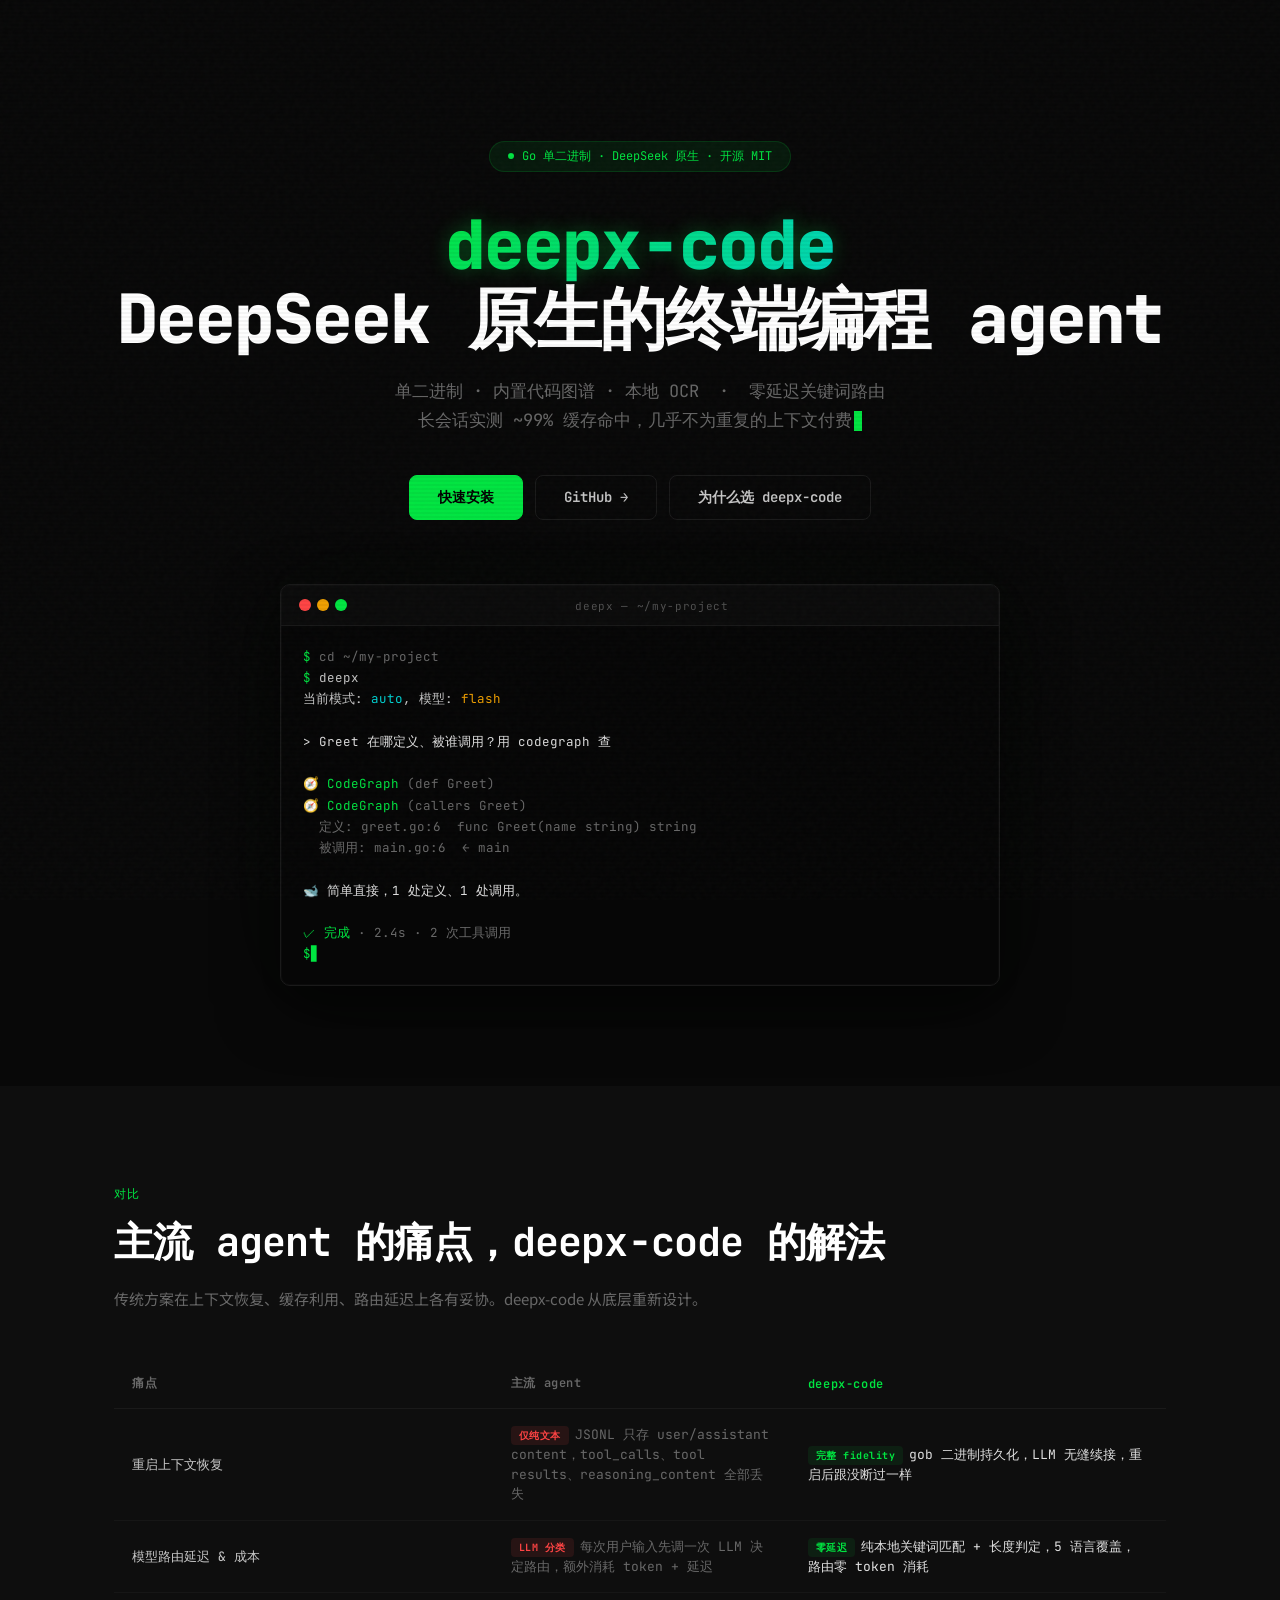
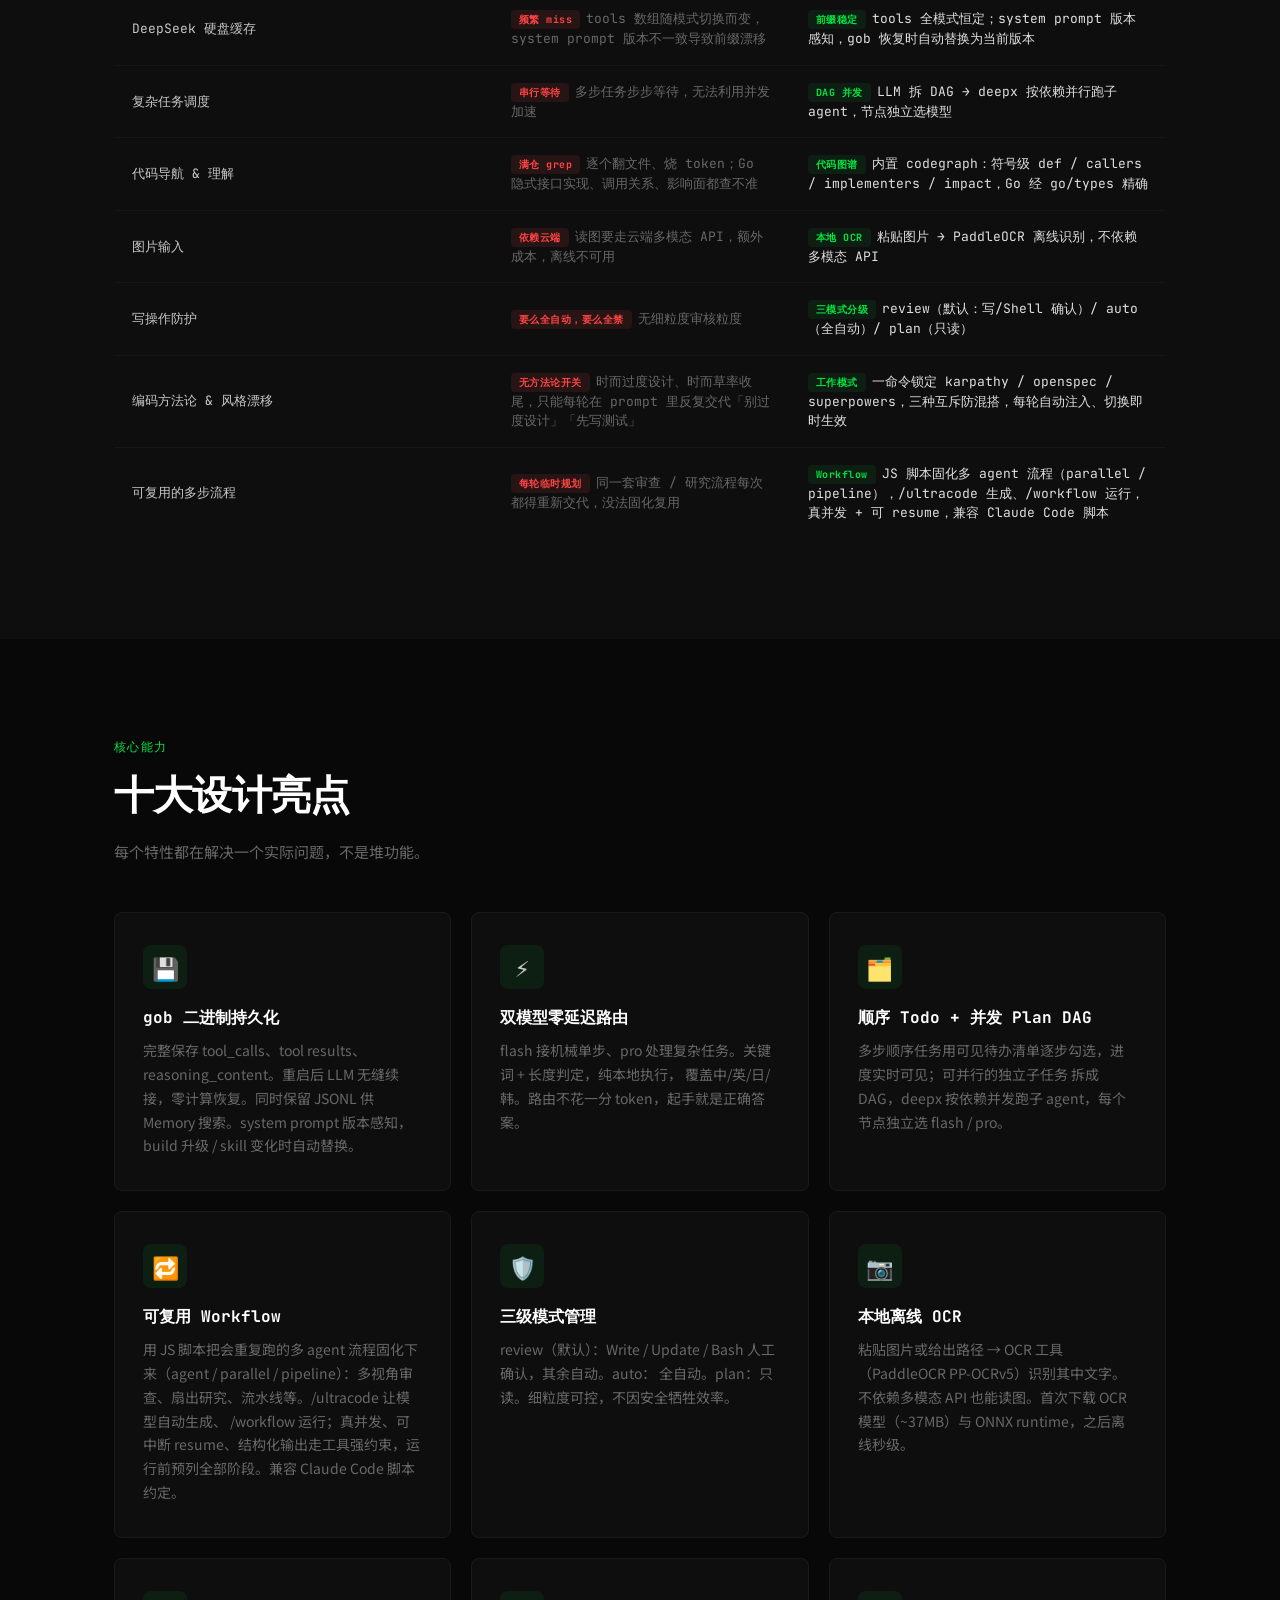
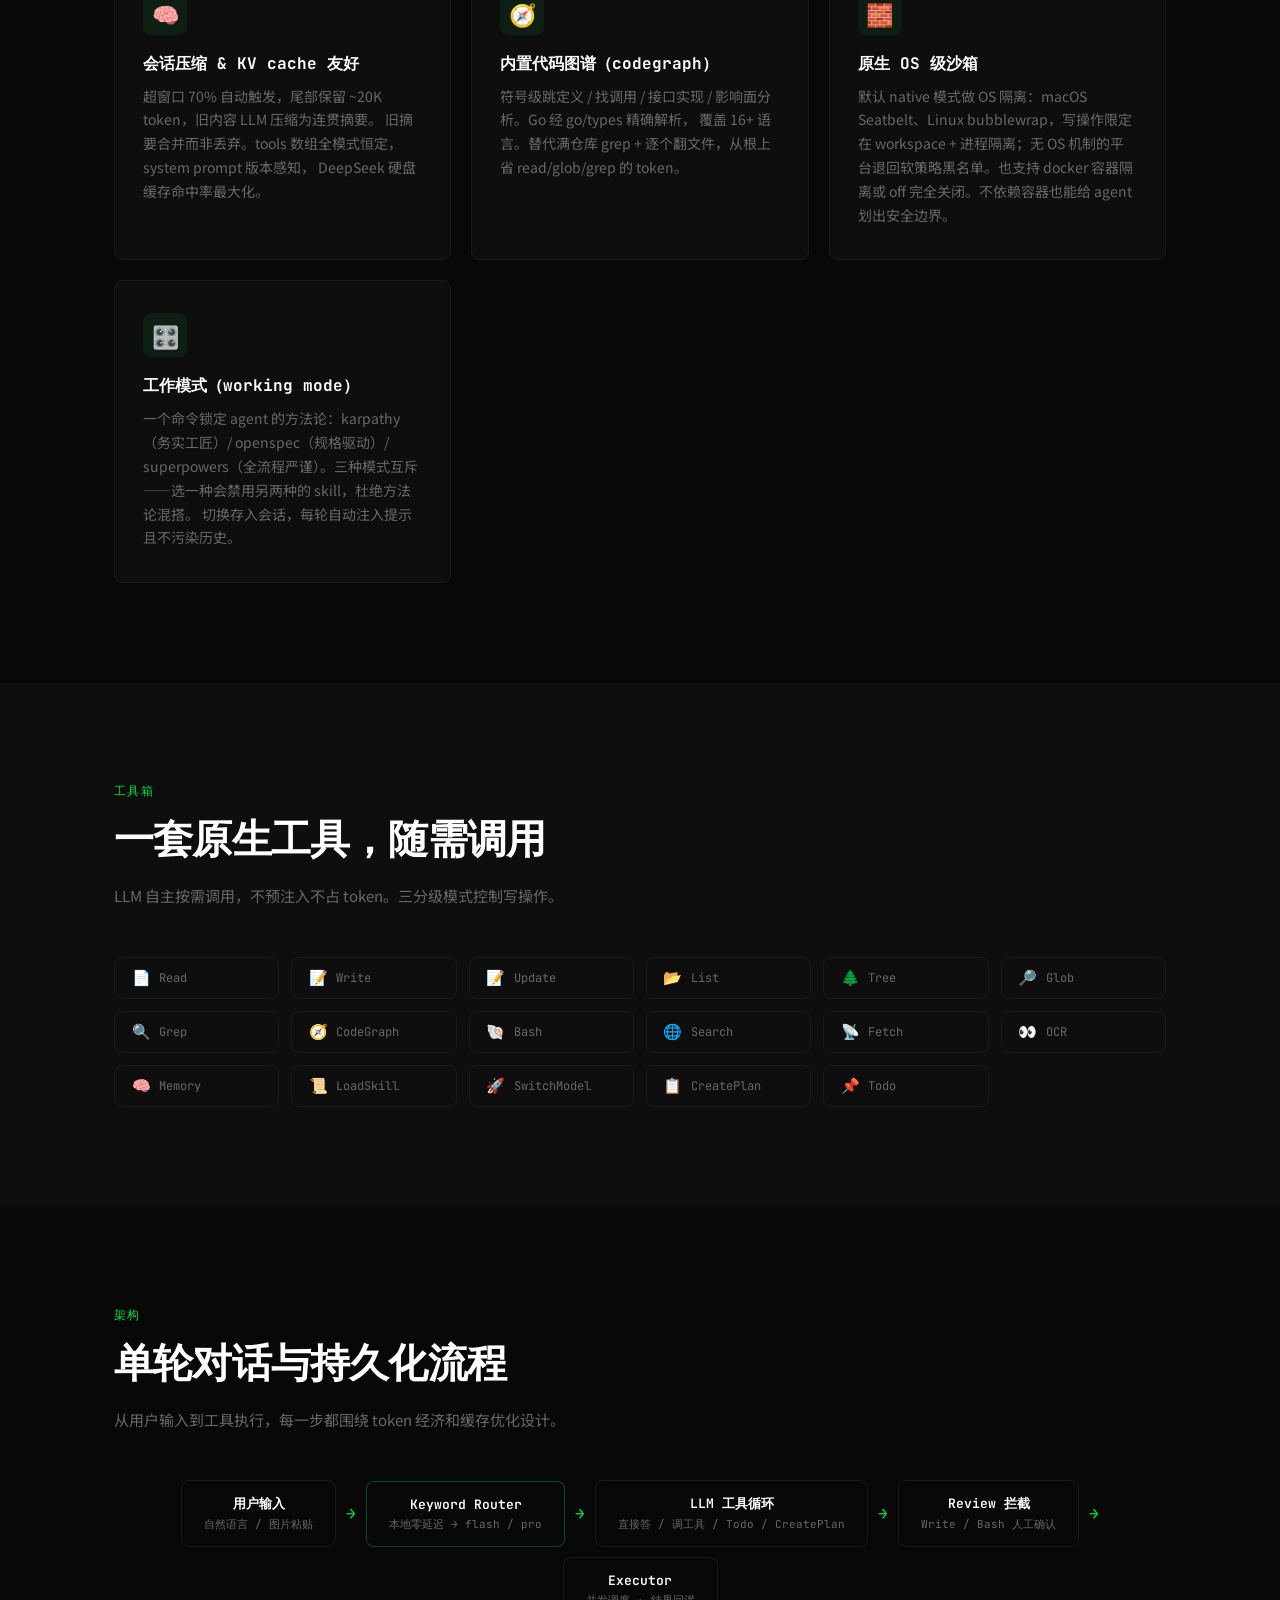
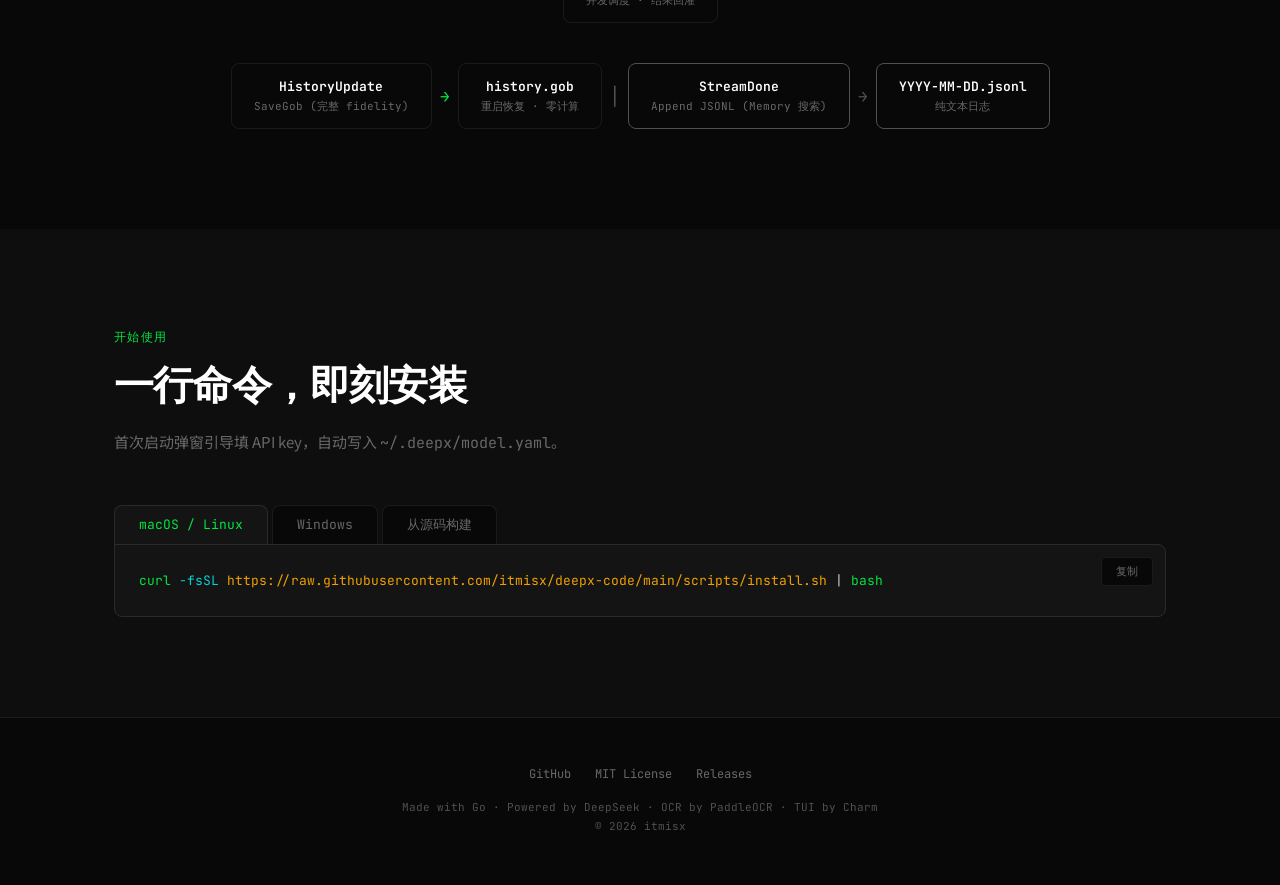
<file: index.html>
<!doctype html>
<html lang="zh-CN">
  <head>
    <meta charset="UTF-8" />
    <meta name="viewport" content="width=device-width, initial-scale=1.0" />
    <title>deepx-code — DeepSeek 原生的终端编程 agent</title>
    <meta
      name="description"
      content="deepx-code 是 Go 写的 DeepSeek 原生终端编码 agent：单二进制、长会话 ~99% 缓存命中省钱、内置代码图谱与本地离线 OCR。"
    />
    <link rel="preconnect" href="https://fonts.googleapis.com" />
    <link rel="preconnect" href="https://fonts.gstatic.com" crossorigin />
    <link
      href="https://fonts.googleapis.com/css2?family=JetBrains+Mono:ital,wght@0,400;0,500;0,600;0,700;0,800;1,400&family=Noto+Sans+SC:wght@400;500;600;700&display=swap"
      rel="stylesheet"
    />
    <style>
      /* ── Reset & Vars ── */
      *,
      *::before,
      *::after {
        box-sizing: border-box;
        margin: 0;
        padding: 0;
      }
      :root {
        --bg: #080808;
        --bg-card: #0e0e0e;
        --bg-elevated: #141414;
        --fg: #c8c8c8;
        --fg-dim: #686868;
        --fg-muted: #505050;
        --green: #00e541;
        --green-dim: #00b832;
        --green-subtle: rgba(0, 229, 65, 0.08);
        --amber: #f0a000;
        --red: #ff4444;
        --cyan: #00d4d4;
        --blue: #4080ff;
        --border: #1a1a1a;
        --border-hover: #2a2a2a;
        --font-mono: "JetBrains Mono", monospace;
        --font-sans: "Noto Sans SC", system-ui, sans-serif;
        --max-w: 1100px;
        --radius: 8px;
      }
      html {
        scroll-behavior: smooth;
        background: var(--bg);
        color: var(--fg);
        font-family: var(--font-sans);
        -webkit-font-smoothing: antialiased;
      }
      body {
        min-height: 100vh;
        overflow-x: hidden;
      }

      /* ── CRT Overlay ── */
      body::before {
        content: "";
        position: fixed;
        inset: 0;
        z-index: 9999;
        pointer-events: none;
        opacity: 0.025;
        background-image: url("data:image/svg+xml,%3Csvg viewBox='0 0 256 256' xmlns='http://www.w3.org/2000/svg'%3E%3Cfilter id='n'%3E%3CfeTurbulence type='fractalNoise' baseFrequency='.7' numOctaves='5' stitchTiles='stitch'/%3E%3C/filter%3E%3Crect width='100%25' height='100%25' filter='url(%23n)'/%3E%3C/svg%3E");
      }

      /* ── Scanlines ── */
      .scanlines {
        position: fixed;
        inset: 0;
        z-index: 9998;
        pointer-events: none;
        background: repeating-linear-gradient(
          0deg,
          transparent,
          transparent 2px,
          rgba(0, 0, 0, 0.04) 2px,
          rgba(0, 0, 0, 0.04) 4px
        );
      }

      /* ── Layout ── */
      .container {
        max-width: var(--max-w);
        margin: 0 auto;
        padding: 0 24px;
      }
      section {
        padding: 100px 0;
        position: relative;
      }
      .section-label {
        font-family: var(--font-mono);
        font-size: 12px;
        font-weight: 500;
        color: var(--green);
        letter-spacing: 0.12em;
        text-transform: uppercase;
        margin-bottom: 12px;
        display: block;
      }
      h2 {
        font-family: var(--font-mono);
        font-size: clamp(28px, 4vw, 40px);
        font-weight: 700;
        letter-spacing: -0.02em;
        margin-bottom: 16px;
        color: #fff;
      }
      .section-sub {
        color: var(--fg-dim);
        font-size: 15px;
        line-height: 1.7;
        max-width: 600px;
        margin-bottom: 48px;
      }
      .grid-bg {
        position: absolute;
        inset: 0;
        overflow: hidden;
        pointer-events: none;
        z-index: 0;
        opacity: 0.03;
        background-image:
          linear-gradient(rgba(255, 255, 255, 0.04) 1px, transparent 1px),
          linear-gradient(90deg, rgba(255, 255, 255, 0.04) 1px, transparent 1px);
        background-size: 60px 60px;
      }

      /* ── Typography ── */
      h1, h2, h3, .mono {
        font-family: var(--font-mono);
      }
      p {
        line-height: 1.75;
        color: var(--fg-dim);
        font-size: 15px;
      }

      /* ── Buttons ── */
      .btn {
        display: inline-flex;
        align-items: center;
        gap: 8px;
        padding: 12px 28px;
        border-radius: var(--radius);
        font-family: var(--font-mono);
        font-size: 14px;
        font-weight: 600;
        text-decoration: none;
        cursor: pointer;
        transition: all 0.2s;
        border: 1px solid transparent;
      }
      .btn-primary {
        background: var(--green);
        color: #000;
        border-color: var(--green);
      }
      .btn-primary:hover {
        background: var(--green-dim);
        border-color: var(--green-dim);
      }
      .btn-ghost {
        background: transparent;
        color: var(--fg);
        border-color: var(--border);
      }
      .btn-ghost:hover {
        background: var(--bg-elevated);
        border-color: var(--border-hover);
      }

      /* ── Hero ── */
      .hero {
        padding: 140px 0 100px;
        text-align: center;
        position: relative;
        overflow: hidden;
        min-height: 100vh;
        display: flex;
        align-items: center;
      }
      .hero .grid-bg {
        opacity: 0.05;
        background-size: 80px 80px;
      }
      .hero-badge {
        display: inline-flex;
        align-items: center;
        gap: 8px;
        background: var(--green-subtle);
        border: 1px solid rgba(0, 229, 65, 0.15);
        border-radius: 100px;
        padding: 6px 18px;
        font-family: var(--font-mono);
        font-size: 12px;
        color: var(--green);
        margin-bottom: 36px;
      }
      .hero-badge .dot {
        width: 6px;
        height: 6px;
        background: var(--green);
        border-radius: 50%;
        animation: pulse-dot 2s infinite;
      }
      @keyframes pulse-dot {
        0%, 100% { opacity: 1; }
        50% { opacity: 0.3; }
      }
      .hero h1 {
        font-size: clamp(36px, 6.5vw, 68px);
        font-weight: 800;
        letter-spacing: -0.03em;
        color: #fff;
        line-height: 1.1;
        margin-bottom: 20px;
      }
      .hero h1 .accent {
        background: linear-gradient(135deg, var(--green), var(--cyan));
        -webkit-background-clip: text;
        -webkit-text-fill-color: transparent;
        background-clip: text;
      }
      .hero .tagline {
        font-family: var(--font-mono);
        font-size: clamp(14px, 1.8vw, 17px);
        color: var(--fg-dim);
        max-width: 640px;
        margin: 0 auto 40px;
        line-height: 1.7;
      }
      .hero .tagline .cursor {
        display: inline-block;
        width: 8px;
        height: 1.2em;
        background: var(--green);
        vertical-align: text-bottom;
        margin-left: 2px;
        animation: blink 1s step-end infinite;
      }
      @keyframes blink {
        0%, 100% { opacity: 1; }
        50% { opacity: 0; }
      }
      .hero-actions {
        display: flex;
        gap: 12px;
        justify-content: center;
        flex-wrap: wrap;
        margin-bottom: 64px;
      }

      /* ── Terminal ── */
      .term-wrap {
        max-width: 720px;
        margin: 0 auto;
        position: relative;
        z-index: 1;
      }
      .term {
        background: #060606;
        border: 1px solid var(--border);
        border-radius: 10px;
        overflow: hidden;
        text-align: left;
        box-shadow:
          0 20px 60px rgba(0, 0, 0, 0.6),
          0 0 0 1px rgba(255, 255, 255, 0.02) inset,
          0 0 100px rgba(0, 229, 65, 0.02);
      }
      .term-bar {
        display: flex;
        align-items: center;
        gap: 6px;
        padding: 14px 18px;
        background: rgba(255, 255, 255, 0.02);
        border-bottom: 1px solid var(--border);
      }
      .term-bar span {
        width: 12px;
        height: 12px;
        border-radius: 50%;
      }
      .term-bar .t-red { background: var(--red); }
      .term-bar .t-amber { background: var(--amber); }
      .term-bar .t-green { background: var(--green); }
      .term-bar .t-title {
        flex: 1;
        text-align: center;
        font-family: var(--font-mono);
        font-size: 11px;
        color: var(--fg-muted);
        letter-spacing: 0.06em;
        margin-right: 30px;
      }
      .term-body {
        padding: 20px 22px;
        font-family: var(--font-mono);
        font-size: 12.5px;
        line-height: 1.7;
        overflow-x: auto;
      }
      .term-body .l {
        white-space: pre;
        min-height: 1em;
      }
      .term-body .l .prompt { color: var(--green); }
      .term-body .l .dim { color: var(--fg-dim); }
      .term-body .l .muted { color: var(--fg-muted); }
      .term-body .l .cyan { color: var(--cyan); }
      .term-body .l .amber { color: var(--amber); }
      .term-body .l .red { color: var(--red); }
      .term-body .l .green { color: var(--green); }
      .term-body .l .white { color: #e0e0e0; }
      .cursor-line::after {
        content: "▊";
        display: inline-block;
        animation: blink 1s step-end infinite;
        color: var(--green);
      }

      /* ── Pain Points (对比) ── */
      .pain-section {
        background: var(--bg-card);
      }
      .pain-table {
        width: 100%;
        border-collapse: separate;
        border-spacing: 0;
        font-family: var(--font-mono);
        font-size: 13px;
        position: relative;
        z-index: 1;
      }
      .pain-table th {
        text-align: left;
        padding: 16px 18px;
        font-weight: 600;
        color: #fff;
        border-bottom: 1px solid var(--border);
        font-size: 12px;
        letter-spacing: 0.05em;
      }
      .pain-table th:first-child {
        width: 36%;
        color: var(--fg-dim);
      }
      .pain-table th:nth-child(2) {
        color: var(--fg-dim);
      }
      .pain-table th:last-child {
        color: var(--green);
      }
      .pain-table td {
        padding: 16px 18px;
        border-bottom: 1px solid rgba(255, 255, 255, 0.03);
        line-height: 1.5;
      }
      .pain-table tr:last-child td {
        border-bottom: none;
      }
      .pain-table .vs-old {
        color: var(--fg-dim);
      }
      .pain-table .vs-new {
        color: #e0e0e0;
      }
      .pain-table .vs-badge {
        display: inline-block;
        font-size: 10px;
        font-weight: 700;
        padding: 2px 8px;
        border-radius: 4px;
        letter-spacing: 0.05em;
        margin-right: 6px;
      }
      .vs-badge-old {
        background: rgba(255, 68, 68, 0.1);
        color: var(--red);
      }
      .vs-badge-new {
        background: var(--green-subtle);
        color: var(--green);
      }

      /* ── Features Grid ── */
      .features-grid {
        display: grid;
        grid-template-columns: repeat(auto-fit, minmax(300px, 1fr));
        gap: 20px;
        position: relative;
        z-index: 1;
      }
      .feat-card {
        background: var(--bg-card);
        border: 1px solid var(--border);
        border-radius: var(--radius);
        padding: 32px 28px;
        transition: border-color 0.3s, transform 0.3s, box-shadow 0.3s;
        position: relative;
        overflow: hidden;
      }
      .feat-card:hover {
        border-color: var(--border-hover);
        transform: translateY(-3px);
        box-shadow: 0 8px 30px rgba(0, 0, 0, 0.3);
      }
      .feat-card::after {
        content: "";
        position: absolute;
        top: 0;
        left: 0;
        right: 0;
        height: 1px;
        background: linear-gradient(90deg, transparent, rgba(0, 229, 65, 0.3), transparent);
        opacity: 0;
        transition: opacity 0.3s;
      }
      .feat-card:hover::after {
        opacity: 1;
      }
      .feat-icon {
        width: 44px;
        height: 44px;
        display: flex;
        align-items: center;
        justify-content: center;
        background: var(--green-subtle);
        border-radius: var(--radius);
        font-size: 22px;
        margin-bottom: 18px;
      }
      .feat-card h3 {
        font-size: 16px;
        font-weight: 700;
        color: #fff;
        margin-bottom: 10px;
      }
      .feat-card p {
        font-size: 14px;
        line-height: 1.7;
        color: var(--fg-dim);
      }

      /* ── Tools Grid ── */
      .tools-grid {
        display: grid;
        grid-template-columns: repeat(auto-fill, minmax(160px, 1fr));
        gap: 12px;
        position: relative;
        z-index: 1;
      }
      .tool-chip {
        font-family: var(--font-mono);
        font-size: 12px;
        padding: 10px 16px;
        border: 1px solid var(--border);
        border-radius: var(--radius);
        background: var(--bg-card);
        color: var(--fg-dim);
        display: flex;
        align-items: center;
        gap: 8px;
        transition: border-color 0.2s, color 0.2s, background 0.2s;
      }
      .tool-chip:hover {
        border-color: var(--green);
        color: #e0e0e0;
        background: var(--green-subtle);
      }
      .tool-chip .chip-icon {
        font-size: 15px;
        width: 20px;
        text-align: center;
      }
      .tool-chip .chip-modes {
        margin-left: auto;
        font-size: 9px;
        color: var(--fg-muted);
        letter-spacing: 0.05em;
      }

      /* ── Architecture Flow ── */
      .arch-flow {
        display: flex;
        align-items: center;
        justify-content: center;
        flex-wrap: wrap;
        gap: 10px;
        position: relative;
        z-index: 1;
        font-family: var(--font-mono);
        font-size: 12px;
      }
      .arch-node {
        padding: 14px 22px;
        border: 1px solid var(--border);
        border-radius: var(--radius);
        background: var(--bg);
        text-align: center;
        white-space: nowrap;
        transition: border-color 0.3s;
      }
      .arch-node:hover {
        border-color: var(--green);
      }
      .arch-node .n-title {
        color: #fff;
        font-weight: 600;
        font-size: 13px;
        margin-bottom: 4px;
      }
      .arch-node .n-sub {
        color: var(--fg-dim);
        font-size: 11px;
      }
      .arch-arrow {
        color: var(--green);
        font-size: 16px;
        font-weight: 600;
      }

      /* ── Install ── */
      .install-tabs {
        display: flex;
        gap: 4px;
        margin-bottom: 0;
        flex-wrap: wrap;
        position: relative;
        z-index: 1;
      }
      .install-tab {
        padding: 10px 24px;
        font-family: var(--font-mono);
        font-size: 13px;
        cursor: pointer;
        border: 1px solid var(--border);
        border-bottom: none;
        border-radius: 8px 8px 0 0;
        background: var(--bg);
        color: var(--fg-dim);
        transition: all 0.2s;
      }
      .install-tab.active {
        background: var(--bg-elevated);
        color: var(--green);
        border-color: var(--border-hover) var(--border-hover) var(--bg-elevated);
      }
      .install-tab:hover:not(.active) {
        color: var(--fg);
      }
      .code-block {
        background: var(--bg-elevated);
        border: 1px solid var(--border-hover);
        border-radius: 0 8px 8px 8px;
        padding: 24px;
        font-family: var(--font-mono);
        font-size: 13px;
        line-height: 1.8;
        position: relative;
        overflow-x: auto;
        display: none;
        z-index: 1;
      }
      .code-block.active {
        display: block;
      }
      .code-block .c1 { color: var(--green); }
      .code-block .c2 { color: var(--cyan); }
      .code-block .c3 { color: var(--amber); }
      .code-block .comment { color: var(--fg-muted); }
      .copy-btn {
        position: absolute;
        top: 12px;
        right: 12px;
        padding: 6px 14px;
        font-family: var(--font-mono);
        font-size: 11px;
        background: var(--bg);
        border: 1px solid var(--border);
        color: var(--fg-dim);
        border-radius: 4px;
        cursor: pointer;
        transition: all 0.2s;
      }
      .copy-btn:hover {
        color: var(--green);
        border-color: var(--green);
      }

      /* ── Footer ── */
      footer {
        border-top: 1px solid var(--border);
        padding: 48px 0;
        text-align: center;
        font-family: var(--font-mono);
        font-size: 12px;
        color: var(--fg-muted);
      }
      footer a {
        color: var(--fg-dim);
        text-decoration: none;
        transition: color 0.2s;
      }
      footer a:hover {
        color: var(--green);
      }
      footer .footer-links {
        display: flex;
        gap: 24px;
        justify-content: center;
        flex-wrap: wrap;
        margin-bottom: 16px;
      }
      footer .footer-credit {
        font-size: 11px;
        color: var(--fg-muted);
      }

      /* ── Reveal ── */
      .reveal {
        opacity: 0;
        transform: translateY(30px);
        transition: opacity 0.6s ease, transform 0.6s ease;
      }
      .reveal.visible {
        opacity: 1;
        transform: translateY(0);
      }
      .reveal-d1 { transition-delay: 0.08s; }
      .reveal-d2 { transition-delay: 0.16s; }
      .reveal-d3 { transition-delay: 0.24s; }
      .reveal-d4 { transition-delay: 0.32s; }
      .reveal-d5 { transition-delay: 0.40s; }
      .reveal-d6 { transition-delay: 0.48s; }
      .reveal-d7 { transition-delay: 0.56s; }
      .reveal-d8 { transition-delay: 0.64s; }
      .reveal-d9 { transition-delay: 0.72s; }

      /* ── Responsive ── */
      @media (max-width: 768px) {
        section { padding: 60px 0; }
        .hero { padding: 100px 0 60px; min-height: auto; }
        .hero h1 { font-size: 32px; }
        .term-body { font-size: 11px; padding: 16px; }
        .arch-flow { flex-direction: column; gap: 6px; }
        .arch-arrow { transform: rotate(90deg); }
        .features-grid { grid-template-columns: 1fr; }
        .pain-table th, .pain-table td { padding: 12px 14px; font-size: 12px; }
        .pain-table th:first-child { width: auto; }
        .pain-table { font-size: 11px; }
        .tools-grid { grid-template-columns: repeat(auto-fill, minmax(140px, 1fr)); }
      }

      /* ── Section alt bg ── */
      .bg-alt { background: var(--bg-card); }

      /* ── Glow ── */
      .glow-green {
        text-shadow: 0 0 20px rgba(0, 229, 65, 0.3);
      }
    </style>
  </head>
  <body>
    <div class="scanlines"></div>

    <!-- ═══════════════════ HERO ═══════════════════ -->
    <section class="hero">
      <div class="grid-bg"></div>
      <div class="container">
        <div class="hero-badge reveal">
          <span class="dot"></span> Go 单二进制 · DeepSeek 原生 · 开源 MIT
        </div>
        <h1 class="reveal reveal-d1">
          <span class="accent glow-green">deepx-code</span><br />
          DeepSeek 原生的终端编程 agent
        </h1>
        <p class="tagline reveal reveal-d2">
          单二进制 · 内置代码图谱 · 本地 OCR&nbsp;&nbsp;·&nbsp;&nbsp;零延迟关键词路由<br />
          长会话实测 ~99% 缓存命中，几乎不为重复的上下文付费<span class="cursor"></span>
        </p>
        <div class="hero-actions reveal reveal-d3">
          <a href="#install" class="btn btn-primary">快速安装</a>
          <a href="https://github.com/itmisx/deepx-code" class="btn btn-ghost" target="_blank">GitHub →</a>
          <a href="#compare" class="btn btn-ghost">为什么选 deepx-code</a>
        </div>

        <!-- Terminal Mockup -->
        <div class="term-wrap reveal reveal-d4">
          <div class="term">
            <div class="term-bar">
              <span class="t-red"></span><span class="t-amber"></span><span class="t-green"></span>
              <span class="t-title">deepx — ~/my-project</span>
            </div>
            <div class="term-body">
              <div class="l"><span class="prompt">$</span> <span class="dim">cd ~/my-project</span></div>
              <div class="l"><span class="prompt">$</span> deepx</div>
              <div class="l">当前模式: <span class="cyan">auto</span>, 模型: <span class="amber">flash</span></div>
              <div class="l">&nbsp;</div>
              <div class="l"><span class="white">&gt; Greet 在哪定义、被谁调用？用 codegraph 查</span></div>
              <div class="l">&nbsp;</div>
              <div class="l"><span class="green">🧭 CodeGraph</span> <span class="dim">(def Greet)</span></div>
              <div class="l"><span class="green">🧭 CodeGraph</span> <span class="dim">(callers Greet)</span></div>
              <div class="l"><span class="dim">  定义: greet.go:6  func Greet(name string) string</span></div>
              <div class="l"><span class="dim">  被调用: main.go:6  ← main</span></div>
              <div class="l">&nbsp;</div>
              <div class="l"><span class="white">🐋 简单直接，1 处定义、1 处调用。</span></div>
              <div class="l">&nbsp;</div>
              <div class="l"><span class="green">✓ 完成</span> <span class="dim">· 2.4s · 2 次工具调用</span></div>
              <div class="l cursor-line"><span class="prompt">$</span></div>
            </div>
          </div>
        </div>
      </div>
    </section>

    <!-- ═══════════════════ PAIN POINTS ═══════════════════ -->
    <section class="bg-alt" id="compare">
      <div class="grid-bg"></div>
      <div class="container">
        <span class="section-label reveal">对比</span>
        <h2 class="reveal reveal-d1">主流 agent 的痛点，deepx-code 的解法</h2>
        <p class="section-sub reveal reveal-d2">
          传统方案在上下文恢复、缓存利用、路由延迟上各有妥协。deepx-code 从底层重新设计。
        </p>
        <table class="pain-table reveal reveal-d3">
          <thead>
            <tr>
              <th>痛点</th>
              <th>主流 agent</th>
              <th>deepx-code</th>
            </tr>
          </thead>
          <tbody>
            <tr>
              <td>重启上下文恢复</td>
              <td class="vs-old"><span class="vs-badge vs-badge-old">仅纯文本</span>JSONL 只存 user/assistant content，tool_calls、tool results、reasoning_content 全部丢失</td>
              <td class="vs-new"><span class="vs-badge vs-badge-new">完整 fidelity</span>gob 二进制持久化，LLM 无缝续接，重启后跟没断过一样</td>
            </tr>
            <tr>
              <td>模型路由延迟 &amp; 成本</td>
              <td class="vs-old"><span class="vs-badge vs-badge-old">LLM 分类</span>每次用户输入先调一次 LLM 决定路由，额外消耗 token + 延迟</td>
              <td class="vs-new"><span class="vs-badge vs-badge-new">零延迟</span>纯本地关键词匹配 + 长度判定，5 语言覆盖，路由零 token 消耗</td>
            </tr>
            <tr>
              <td>DeepSeek 硬盘缓存</td>
              <td class="vs-old"><span class="vs-badge vs-badge-old">频繁 miss</span>tools 数组随模式切换而变，system prompt 版本不一致导致前缀漂移</td>
              <td class="vs-new"><span class="vs-badge vs-badge-new">前缀稳定</span>tools 全模式恒定；system prompt 版本感知，gob 恢复时自动替换为当前版本</td>
            </tr>
            <tr>
              <td>复杂任务调度</td>
              <td class="vs-old"><span class="vs-badge vs-badge-old">串行等待</span>多步任务步步等待，无法利用并发加速</td>
              <td class="vs-new"><span class="vs-badge vs-badge-new">DAG 并发</span>LLM 拆 DAG → deepx 按依赖并行跑子 agent，节点独立选模型</td>
            </tr>
            <tr>
              <td>代码导航 &amp; 理解</td>
              <td class="vs-old"><span class="vs-badge vs-badge-old">满仓 grep</span>逐个翻文件、烧 token；Go 隐式接口实现、调用关系、影响面都查不准</td>
              <td class="vs-new"><span class="vs-badge vs-badge-new">代码图谱</span>内置 codegraph：符号级 def / callers / implementers / impact，Go 经 go/types 精确</td>
            </tr>
            <tr>
              <td>图片输入</td>
              <td class="vs-old"><span class="vs-badge vs-badge-old">依赖云端</span>读图要走云端多模态 API，额外成本，离线不可用</td>
              <td class="vs-new"><span class="vs-badge vs-badge-new">本地 OCR</span>粘贴图片 → PaddleOCR 离线识别，不依赖多模态 API</td>
            </tr>
            <tr>
              <td>写操作防护</td>
              <td class="vs-old"><span class="vs-badge vs-badge-old">要么全自动，要么全禁</span>无细粒度审核粒度</td>
              <td class="vs-new"><span class="vs-badge vs-badge-new">三模式分级</span>review（默认：写/Shell 确认）/ auto（全自动）/ plan（只读）</td>
            </tr>
            <tr>
              <td>编码方法论 &amp; 风格漂移</td>
              <td class="vs-old"><span class="vs-badge vs-badge-old">无方法论开关</span>时而过度设计、时而草率收尾，只能每轮在 prompt 里反复交代「别过度设计」「先写测试」</td>
              <td class="vs-new"><span class="vs-badge vs-badge-new">工作模式</span>一命令锁定 karpathy / openspec / superpowers，三种互斥防混搭，每轮自动注入、切换即时生效</td>
            </tr>
            <tr>
              <td>可复用的多步流程</td>
              <td class="vs-old"><span class="vs-badge vs-badge-old">每轮临时规划</span>同一套审查 / 研究流程每次都得重新交代，没法固化复用</td>
              <td class="vs-new"><span class="vs-badge vs-badge-new">Workflow</span>JS 脚本固化多 agent 流程（parallel / pipeline），/ultracode 生成、/workflow 运行，真并发 + 可 resume，兼容 Claude Code 脚本</td>
            </tr>
          </tbody>
        </table>
      </div>
    </section>

    <!-- ═══════════════════ FEATURES ═══════════════════ -->
    <section>
      <div class="container">
        <span class="section-label reveal">核心能力</span>
        <h2 class="reveal reveal-d1">十大设计亮点</h2>
        <p class="section-sub reveal reveal-d2">
          每个特性都在解决一个实际问题，不是堆功能。
        </p>
        <div class="features-grid">
          <div class="feat-card reveal reveal-d1">
            <div class="feat-icon">💾</div>
            <h3>gob 二进制持久化</h3>
            <p>
              完整保存 tool_calls、tool results、reasoning_content。重启后 LLM
              无缝续接，零计算恢复。同时保留 JSONL 供 Memory 搜索。system prompt
              版本感知，build 升级 / skill 变化时自动替换。
            </p>
          </div>
          <div class="feat-card reveal reveal-d2">
            <div class="feat-icon">⚡</div>
            <h3>双模型零延迟路由</h3>
            <p>
              flash 接机械单步、pro 处理复杂任务。关键词 + 长度判定，纯本地执行，
              覆盖中/英/日/韩。路由不花一分 token，起手就是正确答案。
            </p>
          </div>
          <div class="feat-card reveal reveal-d3">
            <div class="feat-icon">🗂️</div>
            <h3>顺序 Todo + 并发 Plan DAG</h3>
            <p>
              多步顺序任务用可见待办清单逐步勾选，进度实时可见；可并行的独立子任务
              拆成 DAG，deepx 按依赖并发跑子 agent，每个节点独立选 flash / pro。
            </p>
          </div>
          <div class="feat-card reveal reveal-d4">
            <div class="feat-icon">🔁</div>
            <h3>可复用 Workflow</h3>
            <p>
              用 JS 脚本把会重复跑的多 agent 流程固化下来（agent / parallel /
              pipeline）：多视角审查、扇出研究、流水线等。/ultracode 让模型自动生成、
              /workflow 运行；真并发、可中断 resume、结构化输出走工具强约束，运行前预列全部阶段。兼容
              Claude Code 脚本约定。
            </p>
          </div>
          <div class="feat-card reveal reveal-d4">
            <div class="feat-icon">🛡️</div>
            <h3>三级模式管理</h3>
            <p>
              review（默认）：Write / Update / Bash 人工确认，其余自动。auto：
              全自动。plan：只读。细粒度可控，不因安全牺牲效率。
            </p>
          </div>
          <div class="feat-card reveal reveal-d5">
            <div class="feat-icon">📷</div>
            <h3>本地离线 OCR</h3>
            <p>
              粘贴图片或给出路径 → OCR 工具（PaddleOCR PP-OCRv5）识别其中文字。
              不依赖多模态 API 也能读图。首次下载 OCR 模型（~37MB）与 ONNX runtime，之后离线秒级。
            </p>
          </div>
          <div class="feat-card reveal reveal-d6">
            <div class="feat-icon">🧠</div>
            <h3>会话压缩 &amp; KV cache 友好</h3>
            <p>
              超窗口 70% 自动触发，尾部保留 ~20K token，旧内容 LLM 压缩为连贯摘要。
              旧摘要合并而非丢弃。tools 数组全模式恒定，system prompt 版本感知，
              DeepSeek 硬盘缓存命中率最大化。
            </p>
          </div>
          <div class="feat-card reveal reveal-d7">
            <div class="feat-icon">🧭</div>
            <h3>内置代码图谱（codegraph）</h3>
            <p>
              符号级跳定义 / 找调用 / 接口实现 / 影响面分析。Go 经 go/types 精确解析，
              覆盖 16+ 语言。替代满仓库 grep + 逐个翻文件，从根上省 read/glob/grep 的 token。
            </p>
          </div>
          <div class="feat-card reveal reveal-d8">
            <div class="feat-icon">🧱</div>
            <h3>原生 OS 级沙箱</h3>
            <p>
              默认 native 模式做 OS 隔离：macOS Seatbelt、Linux bubblewrap，写操作限定在
              workspace + 进程隔离；无 OS 机制的平台退回软策略黑名单。也支持 docker 容器隔离或
              off 完全关闭。不依赖容器也能给 agent 划出安全边界。
            </p>
          </div>
          <div class="feat-card reveal reveal-d9">
            <div class="feat-icon">🎛️</div>
            <h3>工作模式（working mode）</h3>
            <p>
              一个命令锁定 agent 的方法论：karpathy（务实工匠）/ openspec（规格驱动）/
              superpowers（全流程严谨）。三种模式互斥——选一种会禁用另两种的 skill，杜绝方法论混搭。
              切换存入会话，每轮自动注入提示且不污染历史。
            </p>
          </div>
        </div>
      </div>
    </section>

    <!-- ═══════════════════ TOOLS ═══════════════════ -->
    <section class="bg-alt">
      <div class="grid-bg"></div>
      <div class="container">
        <span class="section-label reveal">工具箱</span>
        <h2 class="reveal reveal-d1">一套原生工具，随需调用</h2>
        <p class="section-sub reveal reveal-d2">
          LLM 自主按需调用，不预注入不占 token。三分级模式控制写操作。
        </p>
        <div class="tools-grid">
          <div class="tool-chip reveal reveal-d1"><span class="chip-icon">📄</span> Read</div>
          <div class="tool-chip reveal reveal-d2"><span class="chip-icon">📝</span> Write</div>
          <div class="tool-chip reveal reveal-d1"><span class="chip-icon">📝</span> Update</div>
          <div class="tool-chip reveal reveal-d2"><span class="chip-icon">📂</span> List</div>
          <div class="tool-chip reveal reveal-d1"><span class="chip-icon">🌲</span> Tree</div>
          <div class="tool-chip reveal reveal-d2"><span class="chip-icon">🔎</span> Glob</div>
          <div class="tool-chip reveal reveal-d1"><span class="chip-icon">🔍</span> Grep</div>
          <div class="tool-chip reveal reveal-d2"><span class="chip-icon">🧭</span> CodeGraph</div>
          <div class="tool-chip reveal reveal-d1"><span class="chip-icon">🐚</span> Bash</div>
          <div class="tool-chip reveal reveal-d1"><span class="chip-icon">🌐</span> Search</div>
          <div class="tool-chip reveal reveal-d2"><span class="chip-icon">📡</span> Fetch</div>
          <div class="tool-chip reveal reveal-d1"><span class="chip-icon">👀</span> OCR</div>
          <div class="tool-chip reveal reveal-d2"><span class="chip-icon">🧠</span> Memory</div>
          <div class="tool-chip reveal reveal-d1"><span class="chip-icon">📜</span> LoadSkill</div>
          <div class="tool-chip reveal reveal-d2"><span class="chip-icon">🚀</span> SwitchModel</div>
          <div class="tool-chip reveal reveal-d1"><span class="chip-icon">📋</span> CreatePlan</div>
          <div class="tool-chip reveal reveal-d2"><span class="chip-icon">📌</span> Todo</div>
        </div>
      </div>
    </section>

    <!-- ═══════════════════ ARCHITECTURE ═══════════════════ -->
    <section>
      <div class="grid-bg"></div>
      <div class="container">
        <span class="section-label reveal">架构</span>
        <h2 class="reveal reveal-d1">单轮对话与持久化流程</h2>
        <p class="section-sub reveal reveal-d2">
          从用户输入到工具执行，每一步都围绕 token 经济和缓存优化设计。
        </p>
        <div class="arch-flow reveal reveal-d3" style="margin-bottom: 40px;">
          <div class="arch-node">
            <div class="n-title">用户输入</div>
            <div class="n-sub">自然语言 / 图片粘贴</div>
          </div>
          <span class="arch-arrow">→</span>
          <div class="arch-node" style="border-color: rgba(0, 229, 65, 0.3);">
            <div class="n-title">Keyword Router</div>
            <div class="n-sub">本地零延迟 → flash / pro</div>
          </div>
          <span class="arch-arrow">→</span>
          <div class="arch-node">
            <div class="n-title">LLM 工具循环</div>
            <div class="n-sub">直接答 / 调工具 / Todo / CreatePlan</div>
          </div>
          <span class="arch-arrow">→</span>
          <div class="arch-node">
            <div class="n-title">Review 拦截</div>
            <div class="n-sub">Write / Bash 人工确认</div>
          </div>
          <span class="arch-arrow">→</span>
          <div class="arch-node">
            <div class="n-title">Executor</div>
            <div class="n-sub">并发调度 · 结果回灌</div>
          </div>
        </div>
        <div class="arch-flow reveal reveal-d4" style="gap: 8px;">
          <div class="arch-node">
            <div class="n-title">HistoryUpdate</div>
            <div class="n-sub">SaveGob (完整 fidelity)</div>
          </div>
          <span class="arch-arrow">→</span>
          <div class="arch-node">
            <div class="n-title">history.gob</div>
            <div class="n-sub">重启恢复 · 零计算</div>
          </div>
          <span class="arch-arrow" style="color: var(--fg-muted);">│</span>
          <div class="arch-node" style="border-color: var(--fg-muted);">
            <div class="n-title">StreamDone</div>
            <div class="n-sub">Append JSONL (Memory 搜索)</div>
          </div>
          <span class="arch-arrow" style="color: var(--fg-muted);">→</span>
          <div class="arch-node" style="border-color: var(--fg-muted);">
            <div class="n-title">YYYY-MM-DD.jsonl</div>
            <div class="n-sub">纯文本日志</div>
          </div>
        </div>
      </div>
    </section>

    <!-- ═══════════════════ INSTALL ═══════════════════ -->
    <section class="bg-alt" id="install">
      <div class="container">
        <span class="section-label reveal">开始使用</span>
        <h2 class="reveal reveal-d1">一行命令，即刻安装</h2>
        <p class="section-sub reveal reveal-d2">
          首次启动弹窗引导填 API key，自动写入 <span class="mono">~/.deepx/model.yaml</span>。
        </p>
        <div class="install-tabs reveal reveal-d3">
          <button class="install-tab active" data-tab="tab-mac">macOS / Linux</button>
          <button class="install-tab" data-tab="tab-win">Windows</button>
          <button class="install-tab" data-tab="tab-src">从源码构建</button>
        </div>
        <div class="code-block active reveal reveal-d4" id="tab-mac">
          <button class="copy-btn" data-copy="curl -fsSL https://raw.githubusercontent.com/itmisx/deepx-code/main/scripts/install.sh | bash">复制</button>
          <span class="c1">curl</span> <span class="c2">-fsSL</span>
          <span class="c3">https://raw.githubusercontent.com/itmisx/deepx-code/main/scripts/install.sh</span>
          | <span class="c1">bash</span>
        </div>
        <div class="code-block reveal reveal-d4" id="tab-win">
          <button class="copy-btn" data-copy="irm https://raw.githubusercontent.com/itmisx/deepx-code/main/scripts/install.ps1 | iex">复制</button>
          <span class="c1">irm</span>
          <span class="c3">https://raw.githubusercontent.com/itmisx/deepx-code/main/scripts/install.ps1</span>
          | <span class="c1">iex</span>
        </div>
        <div class="code-block reveal reveal-d4" id="tab-src">
          <button class="copy-btn" data-copy="git clone https://github.com/itmisx/deepx-code.git && cd deepx-code && go build .">复制</button>
          <span class="c1">git</span> clone <span class="c3">https://github.com/itmisx/deepx-code.git</span><br />
          <span class="c1">cd</span> deepx-code<br />
          <span class="c1">go</span> build . <span class="comment"># 需要 Go 1.25+</span>
        </div>
      </div>
    </section>

    <!-- ═══════════════════ FOOTER ═══════════════════ -->
    <footer>
      <div class="container">
        <div class="footer-links">
          <a href="https://github.com/itmisx/deepx-code" target="_blank">GitHub</a>
          <a href="https://github.com/itmisx/deepx-code/blob/main/LICENSE" target="_blank">MIT License</a>
          <a href="https://github.com/itmisx/deepx-code/releases" target="_blank">Releases</a>
        </div>
        <p class="footer-credit">
          Made with Go · Powered by DeepSeek · OCR by PaddleOCR · TUI by Charm<br />
          &copy; 2026 itmisx
        </p>
      </div>
    </footer>

    <script>
      // ── Tab switching ──
      document.querySelectorAll(".install-tab").forEach((tab) => {
        tab.addEventListener("click", () => {
          document.querySelectorAll(".install-tab").forEach((t) => t.classList.remove("active"));
          document.querySelectorAll(".code-block").forEach((b) => b.classList.remove("active"));
          tab.classList.add("active");
          document.getElementById(tab.dataset.tab).classList.add("active");
        });
      });

      // ── Copy button ──
      document.querySelectorAll(".copy-btn").forEach((btn) => {
        btn.addEventListener("click", () => {
          const text = btn.dataset.copy;
          navigator.clipboard.writeText(text).then(() => {
            const orig = btn.textContent;
            btn.textContent = "已复制!";
            btn.style.color = "var(--green)";
            btn.style.borderColor = "var(--green)";
            setTimeout(() => {
              btn.textContent = orig;
              btn.style.color = "";
              btn.style.borderColor = "";
            }, 1500);
          });
        });
      });

      // ── Scroll reveal ──
      const observer = new IntersectionObserver(
        (entries) => {
          entries.forEach((entry) => {
            if (entry.isIntersecting) {
              entry.target.classList.add("visible");
            }
          });
        },
        { threshold: 0.15, rootMargin: "0px 0px -40px 0px" },
      );
      document.querySelectorAll(".reveal").forEach((el) => observer.observe(el));
      // Trigger initial visible elements
      setTimeout(() => {
        document.querySelectorAll(".reveal").forEach((el) => {
          const rect = el.getBoundingClientRect();
          if (rect.top < window.innerHeight) el.classList.add("visible");
        });
      }, 100);
    </script>
  </body>
</html>
</file>
